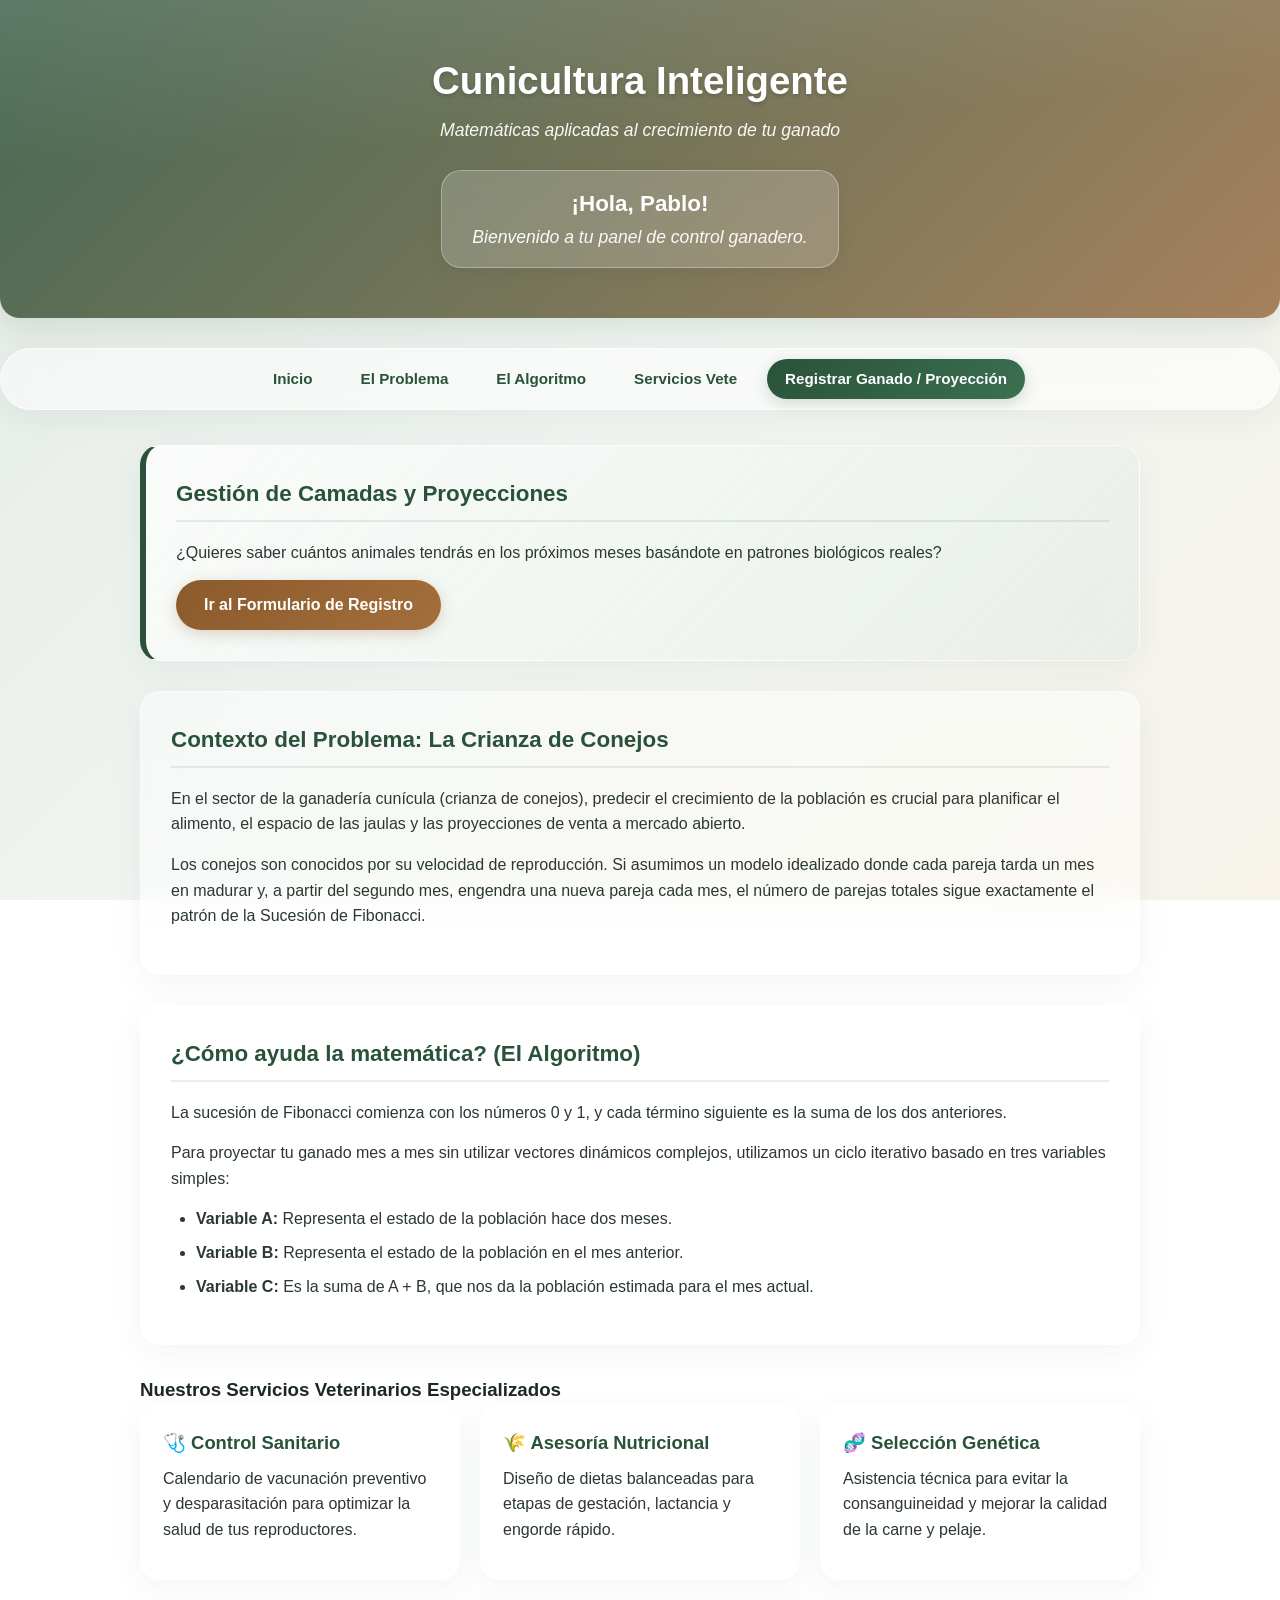
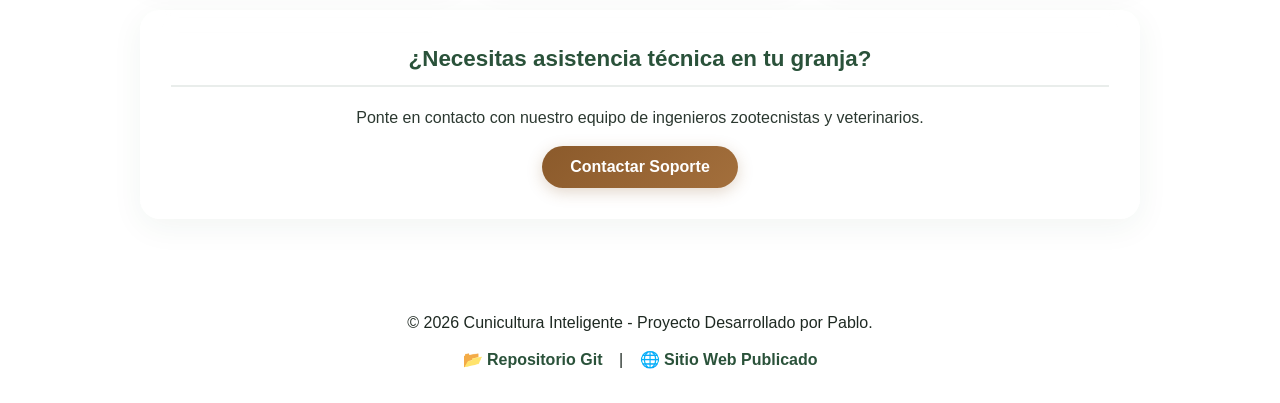
<file: index.html>
<!DOCTYPE html>
<html lang="es">
<head>
    <meta charset="UTF-8">
    <meta name="viewport" content="width=device-width, initial-scale=1.0">
    <title>Fibonacci en la Ganadería: Proyección de Conejos</title>
    <link rel="stylesheet" href="./css/style.css">
</head>
<body>

    <header>
        <div class="container">
            <h1>Cunicultura Inteligente</h1>
            <p>Matemáticas aplicadas al crecimiento de tu ganado</p>
            <div class="user-welcome">
                <h2>¡Hola, Pablo!</h2>
                <p>Bienvenido a tu panel de control ganadero.</p>
            </div>
        </div>
    </header>

    <nav>
        <a href="#inicio">Inicio</a>
        <a href="#contexto">El Problema</a>
        <a href="#algoritmo">El Algoritmo</a>
        <a href="#servicios">Servicios Vete</a>
        <a href="./pages/forms.html" class="btn-destacado">Registrar Ganado / Proyección</a>
    </nav>

    <main class="container">

        <section id="inicio" class="card action-section">
            <h3>Gestión de Camadas y Proyecciones</h3>
            <p>¿Quieres saber cuántos animales tendrás en los próximos meses basándote en patrones biológicos reales?</p>
            <a href="./pages/forms.html" class="btn">Ir al Formulario de Registro</a>
        </section>

        <section id="contexto" class="card">
            <h3>Contexto del Problema: La Crianza de Conejos</h3>
            <p>En el sector de la ganadería cunícula (crianza de conejos), predecir el crecimiento de la población es crucial para planificar el alimento, el espacio de las jaulas y las proyecciones de venta a mercado abierto.</p>
            <p>Los conejos son conocidos por su velocidad de reproducción. Si asumimos un modelo idealizado donde cada pareja tarda un mes en madurar y, a partir del segundo mes, engendra una nueva pareja cada mes, el número de parejas totales sigue exactamente el patrón de la Sucesión de Fibonacci.</p>
        </section>

        <section id="algoritmo" class="card">
            <h3>¿Cómo ayuda la matemática? (El Algoritmo)</h3>
            <p>La sucesión de Fibonacci comienza con los números 0 y 1, y cada término siguiente es la suma de los dos anteriores.</p>
            <p>Para proyectar tu ganado mes a mes sin utilizar vectores dinámicos complejos, utilizamos un ciclo iterativo basado en tres variables simples:</p>
            <ul>
                <li><strong>Variable A:</strong> Representa el estado de la población hace dos meses.</li>
                <li><strong>Variable B:</strong> Representa el estado de la población en el mes anterior.</li>
                <li><strong>Variable C:</strong> Es la suma de A + B, que nos da la población estimada para el mes actual.</li>
            </ul>
        </section>

        <section id="servicios">
            <h3>Nuestros Servicios Veterinarios Especializados</h3>
            <div class="services-grid">
                <div class="card service-item">
                    <h4>🩺 Control Sanitario</h4>
                    <p>Calendario de vacunación preventivo y desparasitación para optimizar la salud de tus reproductores.</p>
                </div>
                <div class="card service-item">
                    <h4>🌾 Asesoría Nutricional</h4>
                    <p>Diseño de dietas balanceadas para etapas de gestación, lactancia y engorde rápido.</p>
                </div>
                <div class="card service-item">
                    <h4>🧬 Selección Genética</h4>
                    <p>Asistencia técnica para evitar la consanguineidad y mejorar la calidad de la carne y pelaje.</p>
                </div>
            </div>
        </section>

        <section id="contacto" class="card text-center">
            <h3>¿Necesitas asistencia técnica en tu granja?</h3>
            <p>Ponte en contacto con nuestro equipo de ingenieros zootecnistas y veterinarios.</p>
            <button onclick="alert('Formulario de contacto en mantenimiento. ¡Pronto disponible!')" class="btn">Contactar Soporte</button>
        </section>

    </main>

    <footer>
        <div class="container">
            <p>&copy; 2026 Cunicultura Inteligente - Proyecto Desarrollado por Pablo.</p>
            <div class="project-links">
                <a href="https://github.com/pablointiquilla-cmd/Ganader-a-Fibonacci.git" target="_blank">📂 Repositorio Git</a> | 
                <a href="https://pablointiquilla-cmd.github.io/Ganader-a-Fibonacci/" target="_blank">🌐 Sitio Web Publicado</a>
            </div>
        </div>
    </footer>

</body>
</html>
</file>
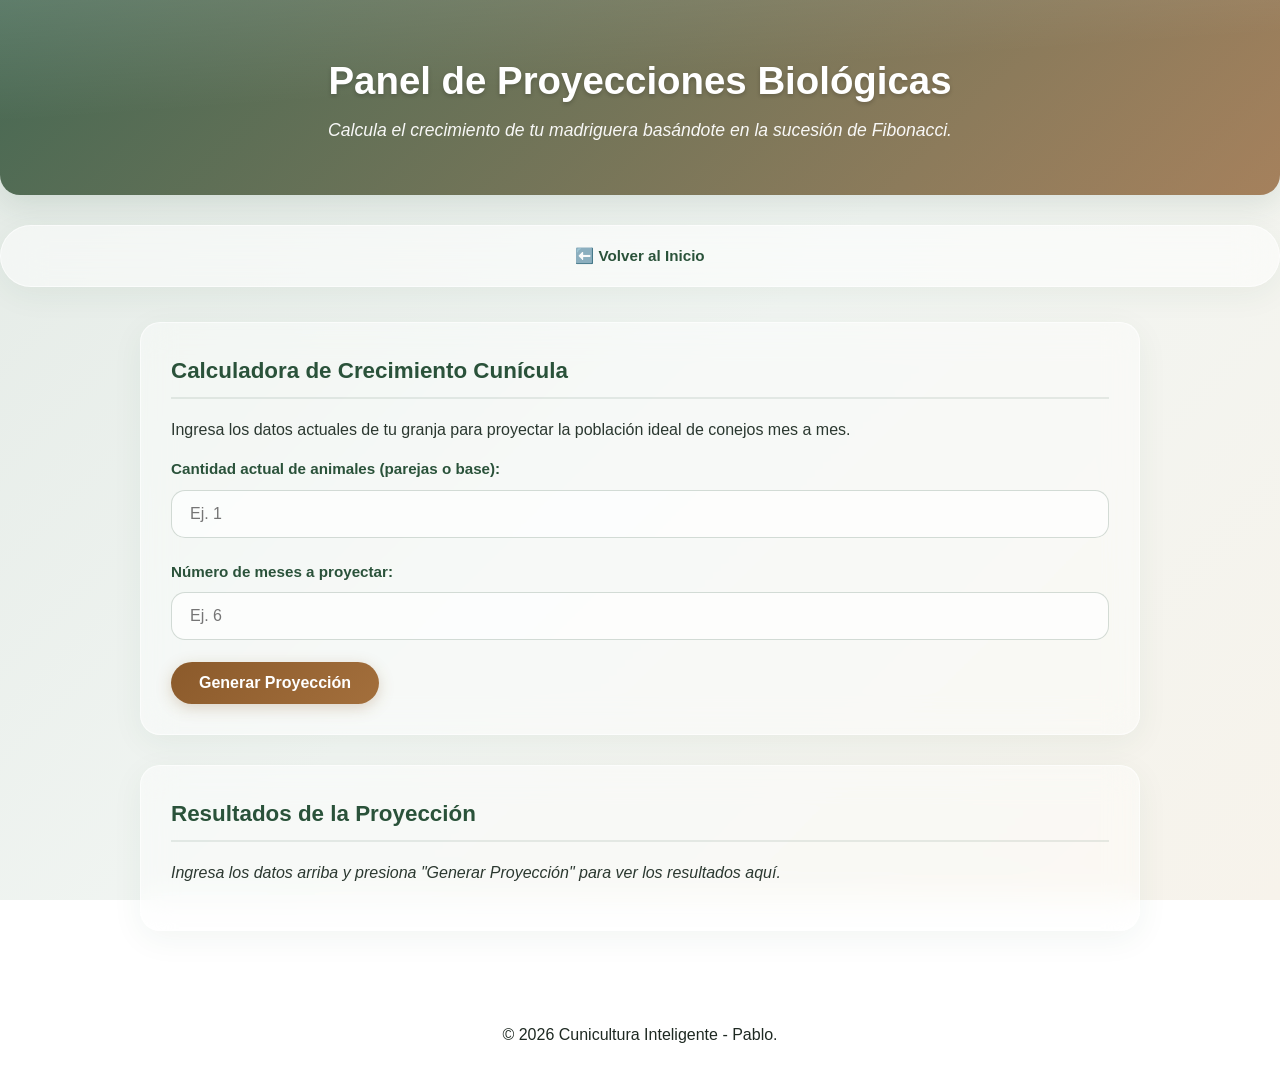
<file: pages/forms.html>
<!DOCTYPE html>
<html lang="es">
<head>
    <meta charset="UTF-8">
    <meta name="viewport" content="width=device-width, initial-scale=1.0">
    <title>Proyección de Ganado - Cunicultura Inteligente</title>
    <link rel="stylesheet" href="../css/style.css">
</head>
<body>

    <header>
        <div class="container">
            <h1>Panel de Proyecciones Biológicas</h1>
            <p>Calcula el crecimiento de tu madriguera basándote en la sucesión de Fibonacci.</p>
        </div>
    </header>

    <nav>
        <a href="../index.html">⬅️ Volver al Inicio</a>
    </nav>

    <main class="container">
        <section class="card">
            <h3>Calculadora de Crecimiento Cunícula</h3>
            <p>Ingresa los datos actuales de tu granja para proyectar la población ideal de conejos mes a mes.</p>

            <form id="formGanado">
                <div class="form-group">
                    <label for="cantidadInicial">Cantidad actual de animales (parejas o base):</label>
                    <input type="number" id="cantidadInicial" placeholder="Ej. 1" min="1" required>
                </div>

                <div class="form-group">
                    <label for="mesesProyeccion">Número de meses a proyectar:</label>
                    <input type="number" id="mesesProyeccion" placeholder="Ej. 6" min="1" required>
                </div>

                <button type="button" id="btnCalcular" class="btn">Generar Proyección</button>
            </form>
        </section>

        <section class="card">
            <h3>Resultados de la Proyección</h3>
            <div id="resultadoArea">
                <p class="text-muted">Ingresa los datos arriba y presiona "Generar Proyección" para ver los resultados aquí.</p>
            </div>
        </section>
    </main>

    <footer>
        <div class="container">
            <p>&copy; 2026 Cunicultura Inteligente - Pablo.</p>
        </div>
    </footer>

    <script href="../js/script.js" src="../js/script.js"></script>
</body>
</html>
</file>
<file: css/style.css>
/* ==========================================================================
   ESTILOS GENERALES Y TEMÁTICA: GANADERÍA INTELEGENTE (CUNICULTURA)
   EFECTO: LIQUID GLASS (GLASSMORPHISM) CON BORDES SUAVES
   ========================================================================== */

* {
    margin: 0;
    padding: 0;
    box-sizing: border-box;
    font-family: 'Segoe UI', Roboto, Helvetica, Arial, sans-serif;
}

:root {
    /* Paleta Ganadera / Orgánica */
    --bg-base: #f1f5f2;
    --primary-color: #2a523a;     /* Verde follaje/campo */
    --secondary-color: #8b5a2b;   /* Marrón tierra fértil */
    --accent-color: #df9f28;      /* Dorado paja / sol */
    --text-dark: #1e2922;         /* Antracita verdeado */
    
    /* Configuración Liquid Glass */
    --glass-bg: rgba(255, 255, 255, 0.45);
    --glass-border: rgba(255, 255, 255, 0.6);
    --glass-shadow: 0 8px 32px 0 rgba(42, 82, 58, 0.06);
    --radius-soft: 20px;          /* Bordes ultra suaves sugeridos */
}

body {
    /* Fondo con gradiente orgánico suave que hace resaltar el efecto de cristal líquido */
    background: linear-gradient(135deg, #e3eae5 0%, #f1f5f2 50%, #f7f3eb 100%);
    background-attachment: fixed;
    color: var(--text-dark);
    line-height: 1.6;
    padding: 0;
}

.container {
    width: 92%;
    max-width: 1000px;
    margin: 0 auto;
}

/* ==========================================================================
   PORTADA / ENCABEZADO (Gradiente Brillante + Capa de Cristal)
   ========================================================================== */
header {
    background: linear-gradient(135deg, rgba(42, 82, 58, 0.85), rgba(139, 90, 43, 0.75));
    color: #ffffff;
    padding: 50px 20px;
    text-align: center;
    border-radius: 0 0 var(--radius-soft) var(--radius-soft);
    box-shadow: 0 10px 30px rgba(42, 82, 58, 0.12);
    margin-bottom: 30px;
    position: relative;
    overflow: hidden;
}

/* Efecto de reflejo líquido superior */
header::after {
    content: '';
    position: absolute;
    top: -30%;
    left: -10%;
    width: 120%;
    height: 70%;
    background: linear-gradient(to bottom, rgba(255, 255, 255, 0.15), transparent);
    transform: skewY(-4deg);
    pointer-events: none;
}

header h1 {
    font-size: 2.4rem;
    font-weight: 700;
    text-shadow: 0 2px 4px rgba(0, 0, 0, 0.2);
    margin-bottom: 5px;
}

header p {
    font-size: 1.1rem;
    opacity: 0.95;
    font-style: italic;
}

/* Saludo Personalizado - Panel Flotante de Vidrio */
.user-welcome {
    margin-top: 25px;
    background: rgba(255, 255, 255, 0.18);
    backdrop-filter: blur(12px);
    -webkit-backdrop-filter: blur(12px);
    border: 1px solid rgba(255, 255, 255, 0.3);
    padding: 15px 30px;
    display: inline-block;
    border-radius: var(--radius-soft);
    box-shadow: 0 4px 20px rgba(0, 0, 0, 0.06);
}

.user-welcome h2 {
    font-size: 1.4rem;
    color: #ffffff;
    margin-bottom: 2px;
}

/* ==========================================================================
   NAVEGACIÓN (Barra de Cristal Líquido de Alta Transparencia)
   ========================================================================== */
nav {
    background: rgba(255, 255, 255, 0.5);
    backdrop-filter: blur(20px);
    -webkit-backdrop-filter: blur(20px);
    border: 1px solid var(--glass-border);
    padding: 10px 20px;
    border-radius: 40px;
    display: flex;
    justify-content: center;
    align-items: center;
    gap: 12px;
    box-shadow: var(--glass-shadow);
    position: sticky;
    top: 20px;
    z-index: 1000;
    margin-bottom: 35px;
    transition: all 0.3s ease;
}

nav a {
    text-decoration: none;
    color: var(--primary-color);
    font-weight: 600;
    padding: 8px 18px;
    border-radius: 20px;
    transition: all 0.3s ease;
    font-size: 0.95rem;
}

nav a:hover {
    background: rgba(42, 82, 58, 0.08);
    color: #163021;
}

nav a.btn-destacado {
    background: linear-gradient(135deg, var(--primary-color), #3b7051);
    color: #ffffff;
    box-shadow: 0 4px 15px rgba(42, 82, 58, 0.2);
}

nav a.btn-destacado:hover {
    transform: translateY(-2px);
    box-shadow: 0 6px 20px rgba(42, 82, 58, 0.3);
}

/* ==========================================================================
   TARJETAS Y SECCIONES (Contenedores Glassmorphism)
   ========================================================================== */
.card {
    background: var(--glass-bg);
    backdrop-filter: blur(16px) saturate(130%);
    -webkit-backdrop-filter: blur(16px) saturate(130%);
    border: 1px solid var(--glass-border);
    border-radius: var(--radius-soft);
    padding: 30px;
    margin-bottom: 30px;
    box-shadow: var(--glass-shadow);
    transition: transform 0.3s ease, box-shadow 0.3s ease;
}

.card:hover {
    box-shadow: 0 12px 40px 0 rgba(42, 82, 58, 0.12);
}

.card h3 {
    color: var(--primary-color);
    font-size: 1.4rem;
    margin-bottom: 18px;
    border-bottom: 2px solid rgba(42, 82, 58, 0.1);
    padding-bottom: 8px;
}

.card p {
    margin-bottom: 15px;
    color: #2b3830;
    font-size: 1rem;
}

.card ul {
    margin-left: 25px;
    margin-bottom: 15px;
}

.card li {
    margin-bottom: 8px;
    color: #2b3830;
}

/* Sección de llamada a la acción / Destacados */
.action-section {
    background: linear-gradient(135deg, rgba(255, 255, 255, 0.75), rgba(223, 235, 227, 0.55));
    border-left: 6px solid var(--primary-color);
}

/* ==========================================================================
   BOTONES E INPUTS (Diseño Ergonómico y Líquido)
   ========================================================================== */
.btn {
    display: inline-block;
    background: linear-gradient(135deg, var(--secondary-color), #a36f3c);
    color: #ffffff;
    padding: 12px 28px;
    border: none;
    border-radius: 30px;
    font-weight: 600;
    cursor: pointer;
    text-decoration: none;
    transition: all 0.3s cubic-bezier(0.175, 0.885, 0.32, 1.275);
    box-shadow: 0 4px 15px rgba(139, 90, 43, 0.25);
    font-size: 1rem;
}

.btn:hover {
    transform: translateY(-3px);
    box-shadow: 0 8px 25px rgba(139, 90, 43, 0.4);
}

.btn:active {
    transform: translateY(1px);
}

/* Formularios */
.form-group {
    margin-bottom: 22px;
}

.form-group label {
    display: block;
    margin-bottom: 8px;
    font-weight: 600;
    color: var(--primary-color);
    font-size: 0.95rem;
}

.form-group input {
    width: 100%;
    padding: 14px 18px;
    border-radius: 14px;
    border: 1px solid rgba(42, 82, 58, 0.2);
    background: rgba(255, 255, 255, 0.65);
    font-size: 1rem;
    transition: all 0.3s ease;
    color: var(--text-dark);
}

.form-group input:focus {
    outline: none;
    border-color: var(--primary-color);
    background: #ffffff;
    box-shadow: 0 0 0 4px rgba(42, 82, 58, 0.12);
}

/* ==========================================================================
   SERVICIOS GRID & VETERINARIA (Diseño Responsivo Ajustable)
   ========================================================================== */
.services-grid {
    margin-bottom: 10px;
}

.service-item {
    background: rgba(255, 255, 255, 0.55);
    border-radius: var(--radius-soft);
    padding: 22px;
}

.service-item h4 {
    color: var(--primary-color);
    margin-bottom: 8px;
    font-size: 1.15rem;
}

/* ==========================================================================
   TABLAS Y ELEMENTOS DE RESULTADO DINÁMICO
   ========================================================================== */
.tabla-resultados {
    background: rgba(255, 255, 255, 0.45);
    border-radius: 14px;
    overflow: hidden;
    box-shadow: 0 4px 20px rgba(0, 0, 0, 0.02);
}

.tabla-resultados th {
    background-color: rgba(42, 82, 58, 0.12) !important;
    color: var(--primary-color) !important;
    font-weight: 700;
}

.tabla-resultados td, .tabla-resultados th {
    padding: 12px 15px !important;
}

.text-center { text-align: center; }
.text-muted { color: #55665c; font-style: italic; }

/* ==========================================================================
   FOOTER (Pie de página integrado con el blur)
   ========================================================================== */
footer {
    margin-top: 60px;
    text-align: center;
    padding: 30px 20px;
    background: rgba(255, 255, 255, 0.35);
    backdrop-filter: blur(12px);
    border-top: 1px solid var(--glass-border);
    border-radius: var(--radius-soft) var(--radius-soft) 0 0;
}

.project-links {
    margin-top: 12px;
}

.project-links a {
    color: var(--primary-color);
    text-decoration: none;
    font-weight: 600;
    margin: 0 12px;
    transition: color 0.2s ease;
}

.project-links a:hover {
    color: var(--secondary-color);
}

/* ==========================================================================
   MEDIA QUERIES - RESPONSIVE DESIGN (Requerimiento Obligatorio de Rúbrica)
   ========================================================================== */

/* Pantallas Medianas y Grandes (Computadoras y Tablets horizontales) */
@media (min-width: 769px) {
    .services-grid {
        display: flex;
        gap: 20px;
        margin-bottom: 30px;
    }
    .service-item {
        flex: 1;
        margin-bottom: 0;
    }
}

/* Pantallas Pequeñas (Celulares y Tablets verticales) */
@media (max-width: 768px) {
    header h1 {
        font-size: 1.9rem;
    }
    
    nav {
        flex-direction: column;
        border-radius: var(--radius-soft);
        padding: 15px;
        gap: 8px;
    }
    
    nav a {
        width: 100%;
        text-align: center;
        padding: 10px;
    }
    
    .services-grid {
        display: block;
    }
    
    .service-item {
        margin-bottom: 20px;
        width: 100%;
    }
    
    .card {
        padding: 20px;
    }
}
</file>
